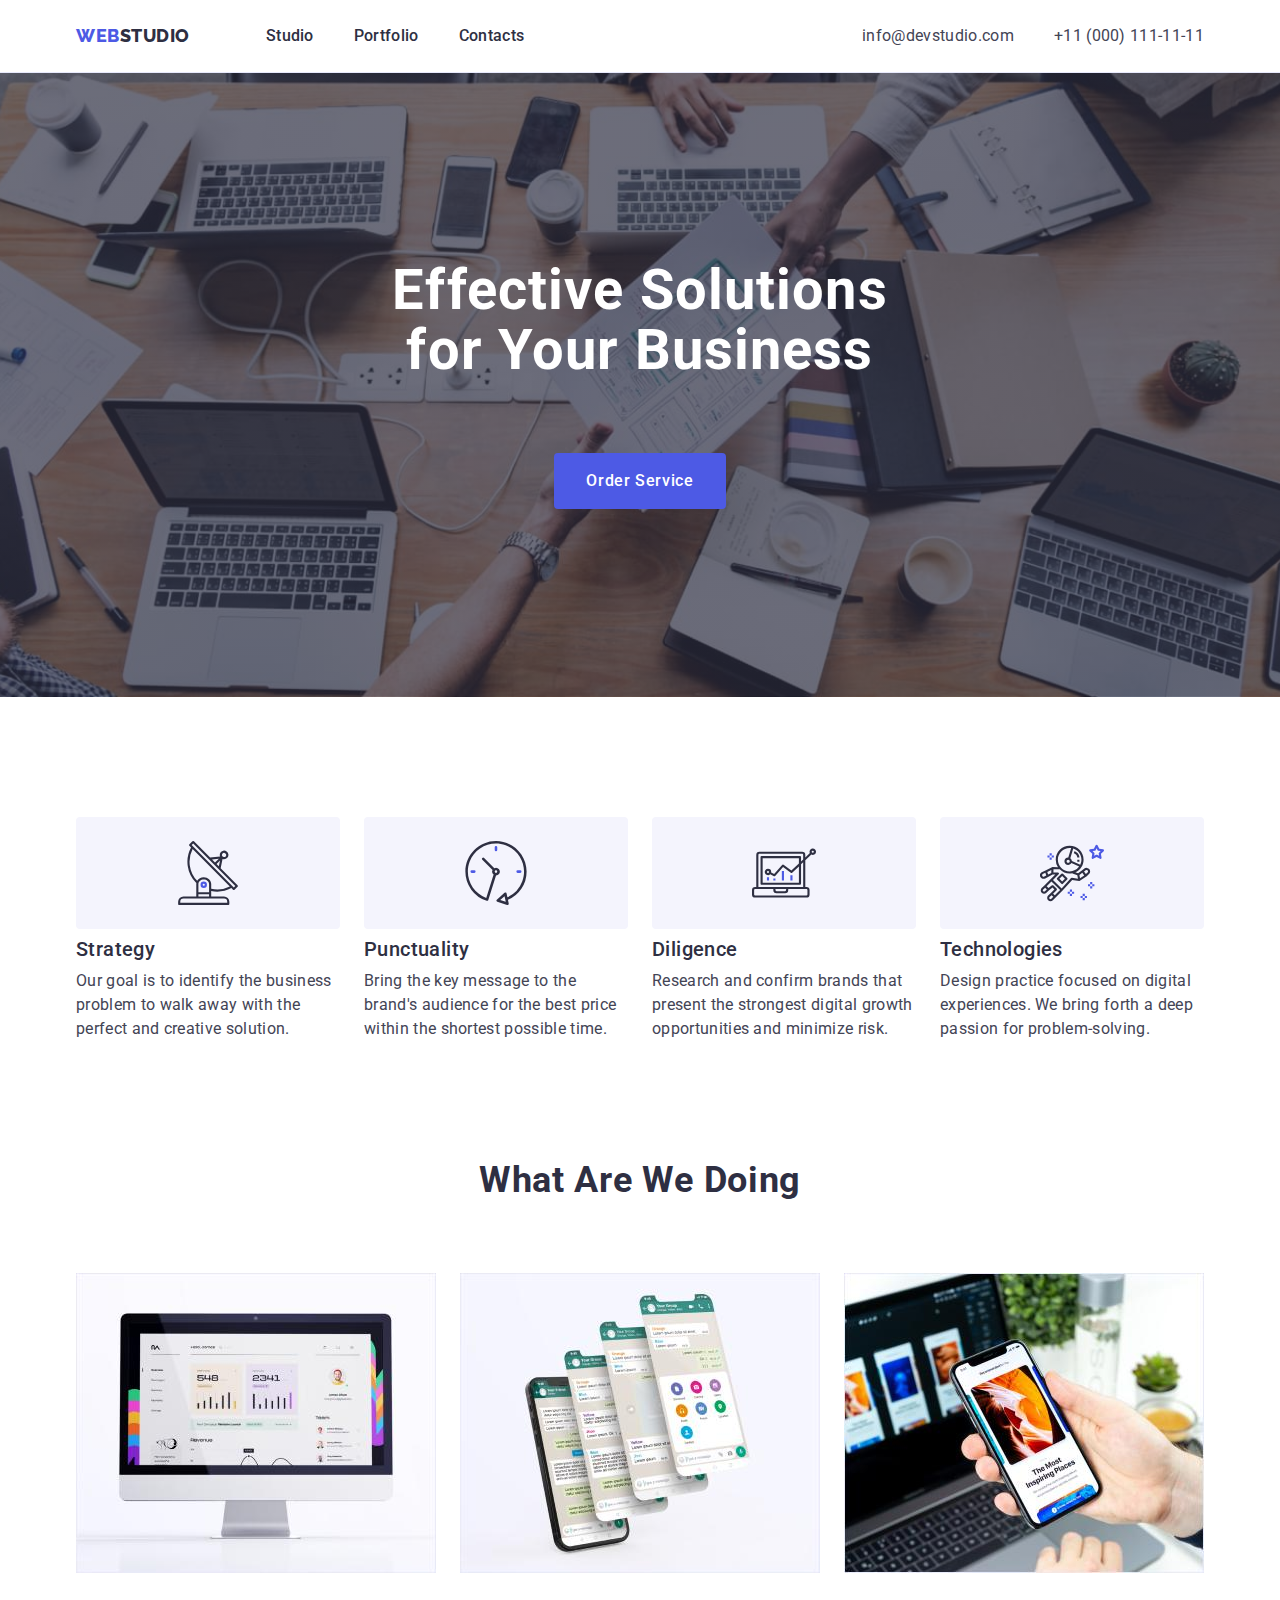
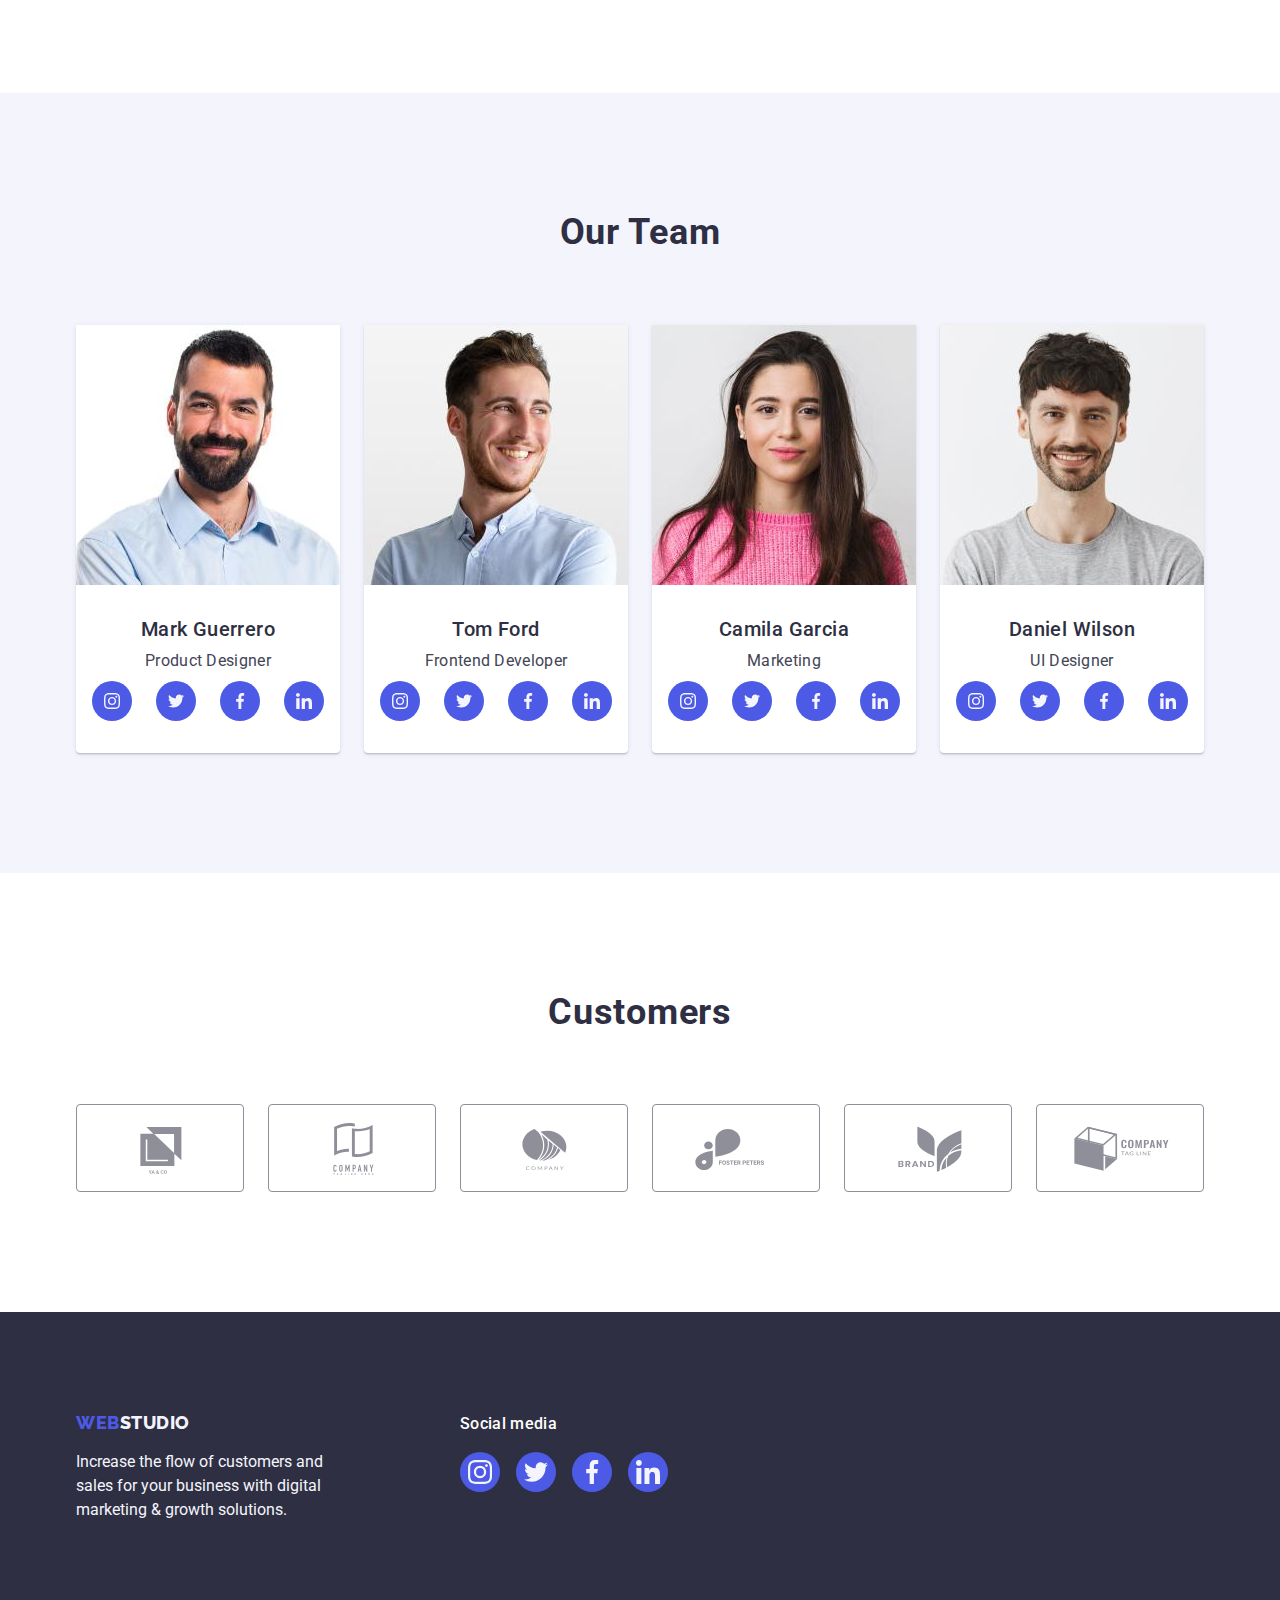
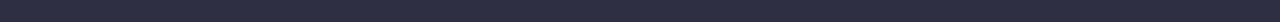
<file: index.html>
<!DOCTYPE html>
<html lang="en">
  <head>
    <meta charset="UTF-8" />
    <meta http-equiv="X-UA-Compatible" content="IE=edge" />
    <meta name="viewport" content="width=device-width, initial-scale=1.0" />
    <link rel="preconnect" href="https://fonts.googleapis.com" />
    <link rel="preconnect" href="https://fonts.gstatic.com" crossorigin />
    <link href="https://fonts.googleapis.com/css2?family=Raleway:wght@800&family=Roboto:wght@400;500;700;900&display=swap" rel="stylesheet"/>
    <link rel="stylesheet" href="https://cdnjs.cloudflare.com/ajax/libs/modern-normalize/1.0.0/modern-normalize.min.css"/>
    <link rel="stylesheet" href="./css/styles.css" />
    <title>Студия</title>
    
</head>
<body>
  <header class="header">
    <div class="container header-container">
    <nav class="navigation link">
      <a class="link-logo link" href="./index.html" lang="en">Web<span class="studio">Studio</span></a>
      <ul class="navigation-list list link">
        <li class="navigation-item"> <a class="nav-link link" href="./index.html">Studio</a>
        </li>
        <li class="navigation-item"> <a class="nav-link link" href="./portfolio.html">Portfolio</a>
        </li>
        <li class="navigation-item"> <a class="nav-link link" href="">Contacts</a>
        </li>
      </ul>
    </nav>
    <address class="address">
    <ul class="contacts list link">
      <li class="contacts-item">
        <a class="address-link link" href="mailto:info@devstudio.com">info@devstudio.com</a>
      </li>
      <li class="contacts-item">
        <a class="address-link link" href="tel:+110001111111">+11 (000) 111-11-11</a>
      </li>
    </ul>
    </address>
  </div> 
  </header>
  <div class="container"> </div>
  <main>

    <!--Секция hero-->
    <section class="hero">
      <div class="container">
      <h1 class="hero-title">Effective Solutions for Your Business</h1>
      <button class="hero-button hero-text" type="button">Order Service</button>
      </div>
    </section>
    <!--Секция 1-->
    <section class="feature">
      <div class="container">
      <h2 class="section-title" hidden>Особенности</h2>
      <ul class="about-icons-list list">
        <li class="about-icons-item">
          <div class="about-icons-images">
            <svg width="64" height="64">
              <use href="./images/icons.svg#icon-antenna"></use>
            </svg>
          </div>
        </li>
        <li class="about-icons-item">
          <div class="about-icons-images">
            <svg width="64" height="64">
              <use href="./images/icons.svg#icon-clock"></use>
            </svg>
          </div>
        </li>
        <li class="about-icons-item">
          <div class="about-icons-images">
            <svg width="64" height="64">
              <use href="./images/icons.svg#icon-diagram"></use>
            </svg>
          </div>
        </li>
        <li class="about-icons-item">
          <div class="about-icons-images">
            <svg width="64" height="64">
              <use href="./images/icons.svg#icon-astronaut"></use>
            </svg>
          </div>
        </li>
       </ul>
        <ul class="feature-list section-list list">
          <li class="feature-item">
            <h3 class="feature-title">Strategy</h3>
            <p class="feature-text">
                Our goal is to identify the business problem to walk away with the perfect and creative solution. 
            </p>
          </li>
          <li class="feature-item">
            <h3 class="feature-title">Punctuality</h3>
            <p class="feature-text">
                Bring the key message to the brand's audience for the best price within the shortest possible time.
            </p>
          </li>
          <li class="feature-item">
            <h3 class="feature-title">Diligence</h3>
            <p class="feature-text">
                Research and confirm brands that present the strongest digital growth opportunities and minimize risk.                </p>
          </li>
          <li class="feature-item">
            <h3 class="feature-title">Technologies</h3>
            <p class="feature-text">
                Design practice focused on digital experiences. We bring forth a deep passion for problem-solving.
            </p>
          </li>
        </ul>
        </div>
      </section>
      <!--Секция 2-->
      <section class="work">
        <div class="container">
        <h2 class="section-title work-title">What are we doing</h2>
      <ul class="work-list list">
          <li class="work-item">
            <img src="./images/work/img-comp.jpg" 
                 alt="computer" 
                 width="360"
                 height="300"
             />
          </li>
        <li class="work-item">
          <img src="./images/work/img-phone.jpg" 
                 alt="phone" 
                 width="360"
                 height="300"
             />
        </li>
      <li class="work-item">
        <img src="./images/work/img-comp-phone.jpg" 
                 alt="computer-phone" 
                 width="360"
                 height="300"
             />
      </li>
      </ul> 
        </div>  
      </section>
      <!--Секция 3-->
      <section class="team">
        <div class="container">
        <h2 class="section-title our-team">Our Team</h2>
        <ul class="team-list section-list list">
          
          <li class="team-item">
          <div class="team-photo">
            <img src="./images/team/mark-guerrero.jpg" 
            alt="Mark Guerrero" 
            width="264"
            height="260"
            />
          </div>
           <div class="card-content">
            <h3 class="team-title">Mark Guerrero</h3>
            <p class="team-text">Product Designer</p>
            <ul class="socials list">
              <li class="socials-item">
                <a
                  class="socials-link link"
                  href="https://instagram.com"
                  target="_blank"
                  rel="noopener noreferrer"
                  aria-label="Instagram icon"
                >
                  <svg class="socials-icon" width="16" height="16">
                    <use href="./images/icons.svg#icon-instagram"></use>
                  </svg>
                </a>
              </li>
              <li class="socials-item">
                <a
                  class="socials-link link"
                  href="https://twitter.com"
                  target="_blank"
                  rel="noopener noreferrer"
                  aria-label="Twitter icon"
                >
                  <svg class="socials-icon" width="16" height="16">
                    <use href="./images/icons.svg#icon-twitter"></use>
                  </svg>
                </a>
              </li>
              <li class="socials-item">
                <a
                  class="socials-link link"
                  href="https://facebook.com"
                  target="_blank"
                  rel="noopener noreferrer"
                  aria-label="Facebook icon"
                >
                  <svg class="socials-icon" width="16" height="16">
                    <use href="./images/icons.svg#icon-facebook"></use>
                  </svg>
                </a>
              </li>
              <li class="socials-item">
                <a
                  class="socials-link link"
                  href="https://linkedin.com"
                  target="_blank"
                  rel="noopener noreferrer"
                  aria-label="Linkedin icon"
                >
                  <svg class="socials-icon" width="16" height="16">
                    <use href="./images/icons.svg#icon-linkedin"></use>
                  </svg>
                </a>
              </li>
            </ul>
          </div>
           </li>
          <li class="team-item">
            <div class="team-photo">
            <img src="./images/team/tom-ford.jpg" 
            alt="Tom Ford" 
            width="264"
            height="260"
            />
            </div>
           <div class="card-content">
            <h3 class="team-title">Tom Ford</h3>
            <p class="team-text">Frontend Developer</p>
            <ul class="socials list">
              <li class="socials-item">
                <a
                  class="socials-link link"
                  href="https://instagram.com"
                  target="_blank"
                  rel="noopener noreferrer"
                  aria-label="Instagram icon"
                >
                  <svg class="socials-icon" width="16" height="16">
                    <use href="./images/icons.svg#icon-instagram"></use>
                  </svg>
                </a>
              </li>
              <li class="socials-item">
                <a
                  class="socials-link link"
                  href="https://twitter.com"
                  target="_blank"
                  rel="noopener noreferrer"
                  aria-label="Twitter icon"
                >
                  <svg class="socials-icon" width="16" height="16">
                    <use href="./images/icons.svg#icon-twitter"></use>
                  </svg>
                </a>
              </li>
              <li class="socials-item">
                <a
                  class="socials-link link"
                  href="https://facebook.com"
                  target="_blank"
                  rel="noopener noreferrer"
                  aria-label="Facebook icon"
                >
                  <svg class="socials-icon" width="16" height="16">
                    <use href="./images/icons.svg#icon-facebook"></use>
                  </svg>
                </a>
              </li>
              <li class="socials-item">
                <a
                  class="socials-link link"
                  href="https://linkedin.com"
                  target="_blank"
                  rel="noopener noreferrer"
                  aria-label="Linkedin icon"
                >
                  <svg class="socials-icon" width="16" height="16">
                    <use href="./images/icons.svg#icon-linkedin"></use>
                  </svg>
                </a>
              </li>
            </ul>
          </div>
          </li>
          <li class="team-item">
            <div class="team-photo">
            <img src="./images/team/camila-garcia.jpg" 
            alt="Camila Garcia" 
            width="264"
            height="260"
            />
          </div>
           <div class="card-content">
            <h3 class="team-title">Camila Garcia</h3>
            <p class="team-text">Marketing</p>
            <ul class="socials list">
              <li class="socials-item">
                <a
                  class="socials-link link"
                  href="https://instagram.com"
                  target="_blank"
                  rel="noopener noreferrer"
                  aria-label="Instagram icon"
                >
                  <svg class="socials-icon" width="16" height="16">
                    <use href="./images/icons.svg#icon-instagram"></use>
                  </svg>
                </a>
              </li>
              <li class="socials-item">
                <a
                  class="socials-link link"
                  href="https://twitter.com"
                  target="_blank"
                  rel="noopener noreferrer"
                  aria-label="Twitter icon"
                >
                  <svg class="socials-icon" width="16" height="16">
                    <use href="./images/icons.svg#icon-twitter"></use>
                  </svg>
                </a>
              </li>
              <li class="socials-item">
                <a
                  class="socials-link link"
                  href="https://facebook.com"
                  target="_blank"
                  rel="noopener noreferrer"
                  aria-label="Facebook icon"
                >
                  <svg class="socials-icon" width="16" height="16">
                    <use href="./images/icons.svg#icon-facebook"></use>
                  </svg>
                </a>
              </li>
              <li class="socials-item">
                <a
                  class="socials-link link"
                  href="https://linkedin.com"
                  target="_blank"
                  rel="noopener noreferrer"
                  aria-label="Linkedin icon"
                >
                  <svg class="socials-icon" width="16" height="16">
                    <use href="./images/icons.svg#icon-linkedin"></use>
                  </svg>
                </a>
              </li>
            </ul>
           </div>
          </li>
          <li class="team-item">
            <div class="team-photo">
            <img src="./images/team/daniel-wilson.jpg" 
            alt="Daniel Wilson" 
            width="264"
            height="260"
            />
          </div> 
            <div class="card-content">
            <h3 class="team-title">Daniel Wilson</h3>
            <p class="team-text">UI Designer</p>
            <ul class="socials list">
              <li class="socials-item">
                <a
                  class="socials-link link"
                  href="https://instagram.com"
                  target="_blank"
                  rel="noopener noreferrer"
                  aria-label="Instagram icon"
                >
                  <svg class="socials-icon" width="16" height="16">
                    <use href="./images/icons.svg#icon-instagram"></use>
                  </svg>
                </a>
              </li>
              <li class="socials-item">
                <a
                  class="socials-link link"
                  href="https://twitter.com"
                  target="_blank"
                  rel="noopener noreferrer"
                  aria-label="Twitter icon"
                >
                  <svg class="socials-icon" width="16" height="16">
                    <use href="./images/icons.svg#icon-twitter"></use>
                  </svg>
                </a>
              </li>
              <li class="socials-item">
                <a
                  class="socials-link link"
                  href="https://facebook.com"
                  target="_blank"
                  rel="noopener noreferrer"
                  aria-label="Facebook icon"
                >
                  <svg class="socials-icon" width="16" height="16">
                    <use href="./images/icons.svg#icon-facebook"></use>
                  </svg>
                </a>
              </li>
              <li class="socials-item">
                <a
                  class="socials-link link"
                  href="https://linkedin.com"
                  target="_blank"
                  rel="noopener noreferrer"
                  aria-label="Linkedin icon"
                >
                  <svg class="socials-icon" width="16" height="16">
                    <use href="./images/icons.svg#icon-linkedin"></use>
                  </svg>
                </a>
              </li>
            </ul>
           </div>
          </li>
    
        </ul>
        </div>
      </section>
      <!-- Section 4 -->
      <section class="customer-section">
        <div class="container">
          <h2 class="customer-title">Customers</h2>
          <ul class="customer-icons-list list">
            <li class="customer-icons-item">
              <a href="" class="customers-link link">
                <svg class="customer-icon" width="104" height="56">
                  <use href="./images/icons.svg#icon-Logo"></use>
                </svg>
              </a>
            </li>
            <li class="customer-icons-item">
              <a href="" class="customers-link link">
                <svg class="customer-icon" width="104" height="56">
                  <use href="./images/icons.svg#icon-Logo_1"></use>
                </svg>
              </a>
            </li>
            <li class="customer-icons-item">
              <a href="" class="customers-link link">
                <svg class="customer-icon" width="104" height="56">
                  <use href="./images/icons.svg#icon-Logo_2"></use>
                </svg>
              </a>
            </li>
            <li class="customer-icons-item">
              <a href="" class="customers-link link">
                <svg class="customer-icon" width="104" height="56">
                  <use href="./images/icons.svg#icon-Logo_3"></use>
                </svg>
              </a>
            </li>
            <li class="customer-icons-item">
              <a href="" class="customers-link link">
                <svg class="customer-icon" width="104" height="56">
                  <use href="./images/icons.svg#icon-Logo_4"></use>
                </svg>
              </a>
            </li>
            <li class="customer-icons-item">
              <a href="" class="customers-link link">
                <svg class="customer-icon" width="104" height="56">
                  <use href="./images/icons.svg#icon-Logo_5"></use>
                </svg>
              </a>
            </li>
          </ul>
        </div>
      </section>
  </main>  
  <footer class="footer">
  <div class="footer-cont container">
    <div class="footer-logo-cont">
    <a class="link-logo link logo-footer" href="./index.html" lang="en">Web<span class="studio">Studio</span></a>
      <p class="footer-text">Increase the flow of customers and sales for your business with digital marketing & growth solutions.</p>   
    </div>
    <!-- footer-socials -->
    <div class="footer-socials">
      <p class="footer-socials-title">Social media</p>
      <ul class="socials-footer-list list">
        <li class="socials-item">
          <a
            class="socials-link-footer link"
            href="https://instagram.com"
            target="_blank"
            rel="noopener noreferrer"
            aria-label="Instagram icon"
          >
            <svg class="socials-icon" width="24" height="24">
              <use href="./images/icons.svg#icon-instagram"></use>
            </svg>
          </a>
        </li>
        <li class="socials-item">
          <a
            class="socials-link-footer link"
            href="https://twitter.com"
            target="_blank"
            rel="noopener noreferrer"
            aria-label="Twitter icon"
          >
            <svg class="socials-icon" width="24" height="24">
              <use href="./images/icons.svg#icon-twitter"></use>
            </svg>
          </a>
        </li>
        <li class="socials-item">
          <a
            class="socials-link-footer link"
            href="https://facebook.com"
            target="_blank"
            rel="noopener noreferrer"
            aria-label="Facebook icon"
          >
            <svg class="socials-icon" width="24" height="24">
              <use href="./images/icons.svg#icon-facebook"></use>
            </svg>
          </a>
        </li>
        <li class="socials-item">
          <a
            class="socials-link-footer link"
            href="https://linkedin.com"
            target="_blank"
            rel="noopener noreferrer"
            aria-label="Linkedin icon"
          >
            <svg class="socials-icon" width="24" height="24">
              <use href="./images/icons.svg#icon-linkedin"></use>
            </svg>
          </a>
        </li>
      </ul>
    </div>
  </div>
  </footer>
</body>
</html>
</file>
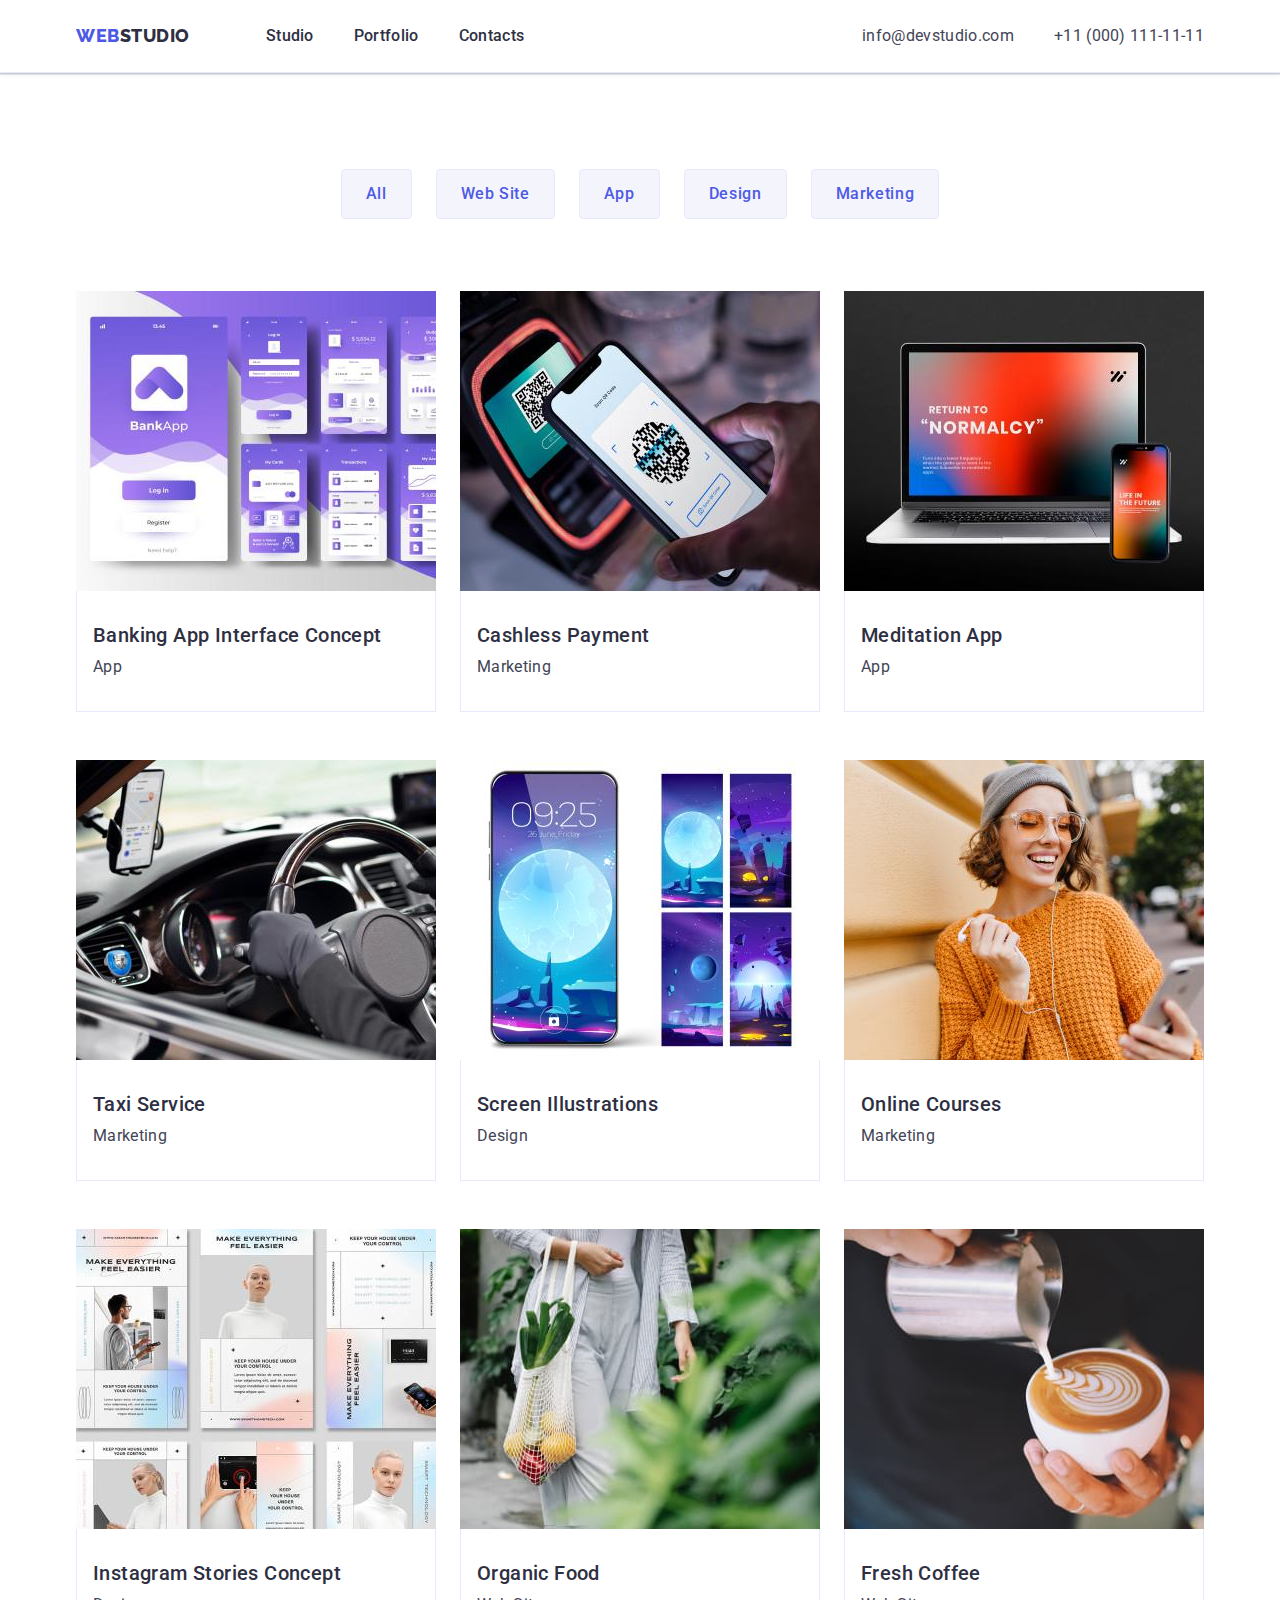
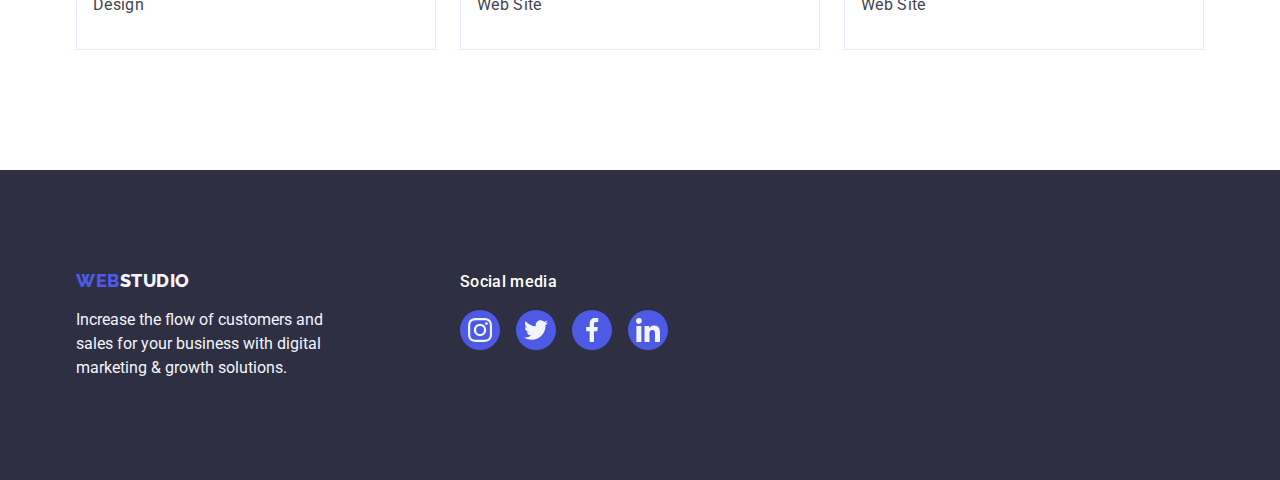
<file: portfolio.html>
<!DOCTYPE html>
<html lang="en">
  <head>
    <meta charset="UTF-8" />
    <meta http-equiv="X-UA-Compatible" content="IE=edge" />
    <meta name="viewport" content="width=device-width, initial-scale=1.0" />
    <link rel="preconnect" href="https://fonts.googleapis.com" />
    <link rel="preconnect" href="https://fonts.gstatic.com" crossorigin />
    <link href="https://fonts.googleapis.com/css2?family=Raleway:wght@800&family=Roboto:wght@400;500;700;900&display=swap" rel="stylesheet"/>
    <link rel="stylesheet" href="https://cdnjs.cloudflare.com/ajax/libs/modern-normalize/1.0.0/modern-normalize.min.css"/>
    <link rel="stylesheet" href="./css/styles.css" />
    <title>Портфолио</title>
    
</head>

  <body>
    <header class="header">
      <div class="container header-container">
        <nav class="navigation link">
          <a class="link-logo link" href="./index.html" lang="en">Web<span class="studio">Studio</span></a>
          <ul class="navigation-list list link">
            <li class="navigation-item"> <a class="nav-link link" href="./index.html">Studio</a>
            </li>
            <li class="navigation-item"> <a class="nav-link link" href="./portfolio.html">Portfolio</a>
            </li>
            <li class="navigation-item"> <a class="nav-link link" href="">Contacts</a>
            </li>
          </ul>
        </nav>
        <address class="address">
        <ul class="contacts list link">
          <li class="contacts-item">
            <a class="address-link link" href="mailto:info@devstudio.com">info@devstudio.com</a>
          </li>
          <li class="contacts-item">
            <a class="address-link link" href="tel:+110001111111">+11 (000) 111-11-11</a>
          </li>
        </ul>
        </address>
      </div> 
    </header>
    <main>
      <!--Секция сортировка-->
    <section class="filters-projects">
      <div class="container">
        <!--1 element section-->
         <h1 class="section-title" hidden>Filters></h1>
        <!--2 element section-->
         <ul class="filters-list list">
          <li class="filters-item">
            <button class="filters-btn primary" type="button">All</button>
          </li> 
          <li class="filters-item">
            <button class="filters-btn primary" type="button">Web Site</button>
          </li>
          <li class="filters-item">
            <button class="filters-btn primary" type="button">App</button>
          </li>  
          <li class="filters-item">
            <button class="filters-btn primary" type="button">Design</button>
          </li> 
          <li class="filters-item">
            <button class="filters-btn primary" type="button">Marketing</button>
          </li>      
        </ul>
        <!--3 element section-->
          <ul class="projects-list section-list list">
          <li class="projects-item">
            <a class="link projects-link"><img class="projects-img" src="./images/portfolio/img1.jpg" 
                 alt="computer" 
                 width="360"
                 height="300"
             /> 
            <div class="projects-content">  
            <h2 class="projects-title">Banking App Interface Concept</h2>
            <p class="projects-text">App</p>
            </div>
            </a>
          </li>
          <li class="projects-item">
            <a class="link projects-link"> <img class="link" src="./images/portfolio/img2.jpg" 
                 alt="computer" 
                 width="360"
                 height="300"
             />
             <div class="projects-content">  
            <h2 class="projects-title">Cashless Payment</h2>
            <p class="projects-text">Marketing</p>
             </div>
            </a>
          </li>
          <li class="projects-item">
            <a class="link projects-link"><img alt="computer" src="./images/portfolio/img3.jpg" 
                 class="link"
                 width="360"
                 height="300"
             />
           <div class="projects-content">  
            <h2 class="projects-title">Meditation App</h2>
            <p class="projects-text">App</p>
           </div>
            </a>
          </li>
          <li class="projects-item">
          <a class="link projects-link"><img class="link" src="./images/portfolio/img4.jpg" 
                 alt="computer"
                 width="360"
                 height="300"
             />
           <div class="projects-content">  
            <h2 class="projects-title">Taxi Service</h2>
            <p class="projects-text">Marketing</p>
           </div>
          </a>
          </li>
          <li class="projects-item">
            <a class="link projects-link"><img class="link" src="./images/portfolio/img5.jpg" 
                 alt="computer"
                 width="360"
                 height="300"
             />
           <div class="projects-content">  
            <h2 class="projects-title">Screen Illustrations</h2>
            <p class="projects-text">Design</p>
          </div>
          </a>
          </li>
          <li class="projects-item">
            <a class="link projects-link"><img class="link" src="./images/portfolio/img6.jpg" 
                 alt="computer"
                 width="360"
                 height="300"
             />
           <div class="projects-content">  
            <h2 class="projects-title">Online Courses</h2>
            <p class="projects-text">Marketing</p>
           </div>
          </a>
          </li>
          <li class="projects-item">
            <a class="link projects-link"><img class="link" src="./images/portfolio/img7.jpg" 
                 alt="computer"
                 width="360"
                 height="300"
             />
          <div class="projects-content">  
            <h2 class="projects-title">Instagram Stories Concept</h2>
            <p class="projects-text">Design</p>
          </div>
          </a>
          </li>
          <li class="projects-item">
            <a class="link projects-link"><img class="link" src="./images/portfolio/img8.jpg" 
                 alt="computer" 
                 width="360"
                 height="300"
             />
            <div class="projects-content">  
            <h2 class="projects-title">Organic Food</h2>
            <p class="projects-text">Web Site</p>
            </div>
          </a>
          </li>
          <li class="projects-item">
            <a class="link projects-link"><img class="link" src="./images/portfolio/img9.jpg" 
                 alt="computer"
                 width="360"
                 height="300"
             />
           <div class="projects-content">  
            <h2 class="projects-title">Fresh Coffee</h2>
            <p class="projects-text">Web Site</p>
           </div>
          </a>
          </li>
          </ul> 
      </div>    
    </section>
    </main>
    <footer class="footer">
      <div class="footer-cont container">
        <div class="footer-logo-cont">
        <a class="link-logo link logo-footer" href="./index.html" lang="en">Web<span class="studio">Studio</span></a>
          <p class="footer-text">Increase the flow of customers and sales for your business with digital marketing & growth solutions.</p>   
        </div>
        <!-- footer-socials -->
        <div class="footer-socials">
          <p class="footer-socials-title">Social media</p>
          <ul class="socials-footer-list list">
            <li class="socials-item">
              <a
                class="socials-link-footer link"
                href="https://instagram.com"
                target="_blank"
                rel="noopener noreferrer"
                aria-label="Instagram icon"
              >
                <svg class="socials-icon" width="24" height="24">
                  <use href="./images/icons.svg#icon-instagram"></use>
                </svg>
              </a>
            </li>
            <li class="socials-item">
              <a
                class="socials-link-footer link"
                href="https://twitter.com"
                target="_blank"
                rel="noopener noreferrer"
                aria-label="Twitter icon"
              >
                <svg class="socials-icon" width="24" height="24">
                  <use href="./images/icons.svg#icon-twitter"></use>
                </svg>
              </a>
            </li>
            <li class="socials-item">
              <a
                class="socials-link-footer link"
                href="https://facebook.com"
                target="_blank"
                rel="noopener noreferrer"
                aria-label="Facebook icon"
              >
                <svg class="socials-icon" width="24" height="24">
                  <use href="./images/icons.svg#icon-facebook"></use>
                </svg>
              </a>
            </li>
            <li class="socials-item">
              <a
                class="socials-link-footer link"
                href="https://linkedin.com"
                target="_blank"
                rel="noopener noreferrer"
                aria-label="Linkedin icon"
              >
                <svg class="socials-icon" width="24" height="24">
                  <use href="./images/icons.svg#icon-linkedin"></use>
                </svg>
              </a>
            </li>
          </ul>
        </div>
      </div>
      </footer>
  </body>
  </html>
</file>
<file: css/styles.css>
:root{
    --web-color: #4D5AE5;
    --background-color:#FFFFFF;
    --accent-color: #404bbf ;
    --iris: #4d5ae5;
    --ocean: #404bbf;
    --cloud: #f4f4fd;
}
*,
*::before,
*::after {
  box-sizing: border-box;
}

h1,
h2,
h3,
h4,
h5,
h6,
p {
  margin: 0;
}
ul,
ol {
  margin: 0;
  padding: 0;
  list-style: none;
}
img {
    display: block;
  }

body{
    background:var(--background-color) ;
    color: #434455;
    font-family: 'Roboto',sans-serif;
    margin: 0 auto;
}  
.link-logo {
    color:var(--web-color);
    font-family: 'Raleway';
    font-weight: 800;
    font-size: 18px;
    line-height: 1.17;
    letter-spacing: 0.03em;
    text-transform: uppercase;
    margin-right: 76px;
    padding: 24px 0;
}
.container {
    width: 1158px;
    margin-left: auto;
    margin-right: auto;
    padding-left: 15px;
    padding-right: 15px;
}
.header-container{ 
        display: flex;
        align-items: center;
        justify-content: space-between;
}

.studio {
   color:#2E2F42; 
}
.navigation-item{
    padding: 24px 0;
}
.link {
    text-decoration: none;
}
.nav-link {
    color:#2E2F42;
    font-weight: 500;
    font-size: 16px;
    line-height: 1.5;
    letter-spacing: 0.02em;
    padding: 24px 0;
}
.nav-link:hover,
.nav-link:focus {
  color: var(--accent-color);
}
.navigation-list {
    display: flex;
    align-items: center;
    gap: 40px;
}
.navigation {
    align-items: center;
    display: flex;
  }
.current {
  color: var(--accent-color);
}

.address-link {
    color:#434455 ;
    font-family: 'Roboto', sans-serif;
    font-style: normal;
    font-weight: 400;
    font-size: 16px;
    line-height: 1.5;
    letter-spacing: 0.02em;
}
.address{
    font-style: normal;
}
.address-link:hover,
.address-link:focus {
    text-decoration: none; /* Убираем подчеркивание */
    color:#404bbf;  /* Цвет ссылки при наведении на нее курсора мыши */  
   }
.contacts {
    font-style: normal;
    display: flex;
    gap: 40px;
    margin-left: auto;
    padding: 24px 0;
}
 .list{
    list-style: none;
    margin-bottom: 0;
}
.header {
    border-bottom: 1px solid #e7e9fc;
    box-shadow: 0px 2px 1px rgba(46, 47, 66, 0.08),
    0px 1px 1px rgba(46, 47, 66, 0.16), 0px 1px 6px rgba(46, 47, 66, 0.08);

}
.hero-button{
    background-color:#4D5AE5;
    color:var(--background-color);
    padding: 16px 32px ;
    margin-left: auto;
    margin-right: auto;
    border-radius: 4px;
    border: 1px solid transparent;
/* Button Text */
    font-weight: 500;
    letter-spacing: 0.04em;
    cursor: pointer;
    text-align: center;
    min-width: 169px;
    display: block; 
    height: 56px ;
    border: none; 
}
.hero-button:hover,
.hero-button:focus {
    text-decoration: none; /* Убираем подчеркивание */
    color: #FFFFFF;  /* Цвет ссылки при наведении на нее курсора мыши */  
    background-color: #404BBF  /* Цвет фона */
   }

.hero {
    background-color: #2E2F42;
    text-align: center;
    margin: 0 auto;
    padding: 188px 0;
    background-image: linear-gradient(
      rgba(46, 47, 66, 0.7),
      rgba(46, 47, 66, 0.7)
    ),
    url(../images/hero/hero_image.jpg);
    max-width: 1440px;
    background-repeat: no-repeat;
    background-position: center; 
    background-size: cover;
}

.feature {
    padding: 120px 0 120px;
}
.feature-title{
    margin-bottom: 8px;
    color:#2E2F42;
    margin-top: 0;
    margin-bottom: 0;
}
.about-icons-list {
    display: flex;
    justify-content: center;
    gap: 24px;
  }
.about-icons-item {
    display: flex;
    justify-content: center;
    align-items: center;
  }
  .about-icons-images {
    display: flex;
    justify-content: center;
    align-items: center;
    width: 264px;
    height: 112px;
  
    background: #f4f4fd;
    border-radius: 4px;
    margin-bottom: 8px;
  }
  
.feature-item{
    max-width: 264px;
    gap: 24px;
    width: calc((100% - 72px) / 4);
}
.feature-text {
    margin-top: 0;
    margin-bottom: 0;
}
.work {
    padding-bottom: 120px;
}
.work-list{
    margin-top: 0;
    margin-bottom: 0;
    display: flex;
    margin-right: auto;
    gap: 24px;
}
.work-title{
    margin-top: 120px;
    margin-bottom: 72px; 
}
.team {
    background-color: blue;
    padding: 120px 0;
}
.hero-title{
    color: #FFFFFF ;
    font-size: 56px;
    line-height: 1.07;
    letter-spacing: 0.02em;
    margin-bottom: 72px;
    margin-left: auto;
    margin-right: auto;
    max-width: 496px;
    align-items: center;
    justify-content: center;
}
.feature-title,
.team-title,
.projects-title {
    height: 24px;
    font-weight: 500;
    font-size: 20px;
    line-height: 1.2;
    letter-spacing: 0.02em;
    color: #2E2F42;
}
.feature-text,
.team-text,
.projects-text{
    width: 264px;
    font-weight: 400;
    font-size: 16px;
    line-height: 1.5;
    letter-spacing: 0.02em;
    color: #434455;
    margin-top: 8px;
}
.feature-list {
    margin-top: 0;
    margin-bottom: 0;
    display: flex;
    margin-right: auto;
    gap: 24px;
}
.section-title{
    font-weight: 700;
    font-size: 36px;
    line-height: 1.11;
    margin-top: 0;
/* identical to box height, or 111% */
    text-align: center;
    letter-spacing: 0.02em;
    text-transform: capitalize;

/* NAVY BLUE */   
    color: #2E2F42;
}
.section-list{
    font-weight: 500;
    font-size: 20px;
    line-height: 1.5;
}
.team{
    background-color:#F4F4FD;
}
.our-team{
    margin-bottom: 72px;
    margin-top: 0;

}
.team-list{
    margin-top: 72px;
    margin-bottom: 0;
    display: flex;
    margin-right: auto;
    gap: 24px;
}
.team-item{
    background-color: #FFFFFF;
    text-align: center;
    border-radius: 0px 0px 4px 4px; 
    width: calc((100% - 72px) / 4);
    box-shadow: 0px 1px 6px rgba(46, 47, 66, 0.08),
    0px 1px 1px rgba(46, 47, 66, 0.16), 0px 2px 1px rgba(46, 47, 66, 0.08);
  border-radius: 0px 0px 4px 4px;
}
.card-content{
    padding: 32px 0;

}

/* Team section icons */
.socials {
    display: flex;
    justify-content: center;
    gap: 24px;
    margin-top: 8px;
 }
  
.socials-link {
    display: flex;
    justify-content: center;
    align-items: center;
  
    width: 40px;
    height: 40px;
  
    background-color: var(--iris);
    border-radius: 50%;
}
  
.socials-icon {
    fill: var(--cloud);
  }
  
.socials-link:hover,
.socials-link:focus {
    background-color: var(--ocean);
  }

.filters-btn {
    background: #F4F4FD;
    color: #4D5AE5;
    font-family: "Roboto", sans-serif;
    font-style: normal;
    font-weight: 500;
    font-size: 16px;
    line-height: 1.5;

    display: flex;
    align-items: center;
    text-align: center;
    letter-spacing: 0.04em;
/* CORNFLOWER */
    border: 1px solid #E7E9FC;
    border-radius: 4px;
    border: 1px solid #E7E9FC;
    display: flex;
    flex-direction: row;
    justify-content: center;
    gap: 30px;
    align-items: center;
    padding: 12px 24px;
    cursor: pointer;
}

.filters-btn:hover,
.filters-btn:focus {
    text-decoration: none; /* Убираем подчеркивание */
    color: #FFFFFF;  /* Цвет ссылки при наведении на нее курсора мыши */  
    background:#404BBF; 
    border: 1px solid transparent;
    box-shadow: 0px 3px 1px rgba(0, 0, 0, 0.1),
     0px 2px 1px rgba(0, 0, 0, 0.08),
      0px 2px 2px rgba(0, 0, 0, 0.12);
   }

   /* Section 4 */

.customer-section {
    padding-bottom: 120px;
    padding-top: 120px;
 }
  
.customer-title {
    margin-bottom: 72px;
    font-weight: 700;
    font-size: 36px;
    line-height: 1.1;
    text-align: center;
    letter-spacing: 0.02em;
    text-transform: capitalize;
    color:#2e2f42;
  }
  
.customer-icons-list {
    display: flex;
    justify-content: center;
    gap: 24px;
  }
  
.customers-link {
    display: flex;
    justify-content: center;
    align-items: center;
    width: 168px;
    height: 88px;
  
    border: 1px solid #8e8f99;
    border-radius: 4px;
  
    color: #8e8f99;
  }
  
.customers-link:hover,
.customers-link:focus {
    border: 1px solid #404bbf;
    color: #404bbf;
  }
  
.customer-icon {
    fill: currentColor;
  }


 /* Portfolio */
 .filters-projects{
    padding: 96px 0 120px;
 }
 .filters-list {
    display: flex;
    gap: 24px;
    margin-bottom: 72px;
    justify-content: center;
    
 }
 .projects-list {
    display: flex;
    flex-wrap: wrap;
    row-gap: 48px;
    column-gap: 24px;
 }
 .projects-link{
    display: block;
 }
 .projects-link:hover,
.projects-link:focus{
    box-shadow:0px 1px 6px rgba(46, 47, 66, 0.08),
               0px 1px 1px rgba(46, 47, 66, 0.16),
               0px 2px 1px rgba(46, 47, 66, 0.08); 
} 
 .projects-item {
    max-width: 360px;
 }
.projects-content{
    padding: 32px 16px;
    border: 1px solid #e7e9fc; 
    border-top: none; 
}

/* Footer*/ 
.footer-cont {
    display: flex;
    align-items: baseline;
  }
.footer-logo-cont{
    margin-right: 120px;
}
.logo-footer {
    display: inline-block;
    padding-top: 0;
    padding-bottom: 17px;
  }
.footer{
    background-color: #2E2F42;
    color:#F4F4FD;
    padding: 100px 0 100px;
    
}
.footer .studio{
    color: #F4F4FD;
}
.footer-text{
    font-weight: 400;
    font-size: 16px;
    line-height: 24px;
    width: 264px;
}

/* footer socials */

.footer-socials-title{
    margin-bottom: 16px;
   font-size: 16px;
   font-weight: 500;
   line-height: 1.5;
   letter-spacing: 0.02em;
   color: #FFFFFF;
}
.socials-footer-list {
    display: flex;
    justify-content: center;
    gap: 16px;
  }
  
.socials-link-footer {
    display: flex;
    justify-content: center;
    align-items: center;
    width: 40px;
    height: 40px;
    background-color: #4d5ae5;
    border-radius: 50%;
  }
  
.socials-link-footer:hover,
.socials-link-footer:focus {
    background-color:#31d0aa;
  }
</file>
